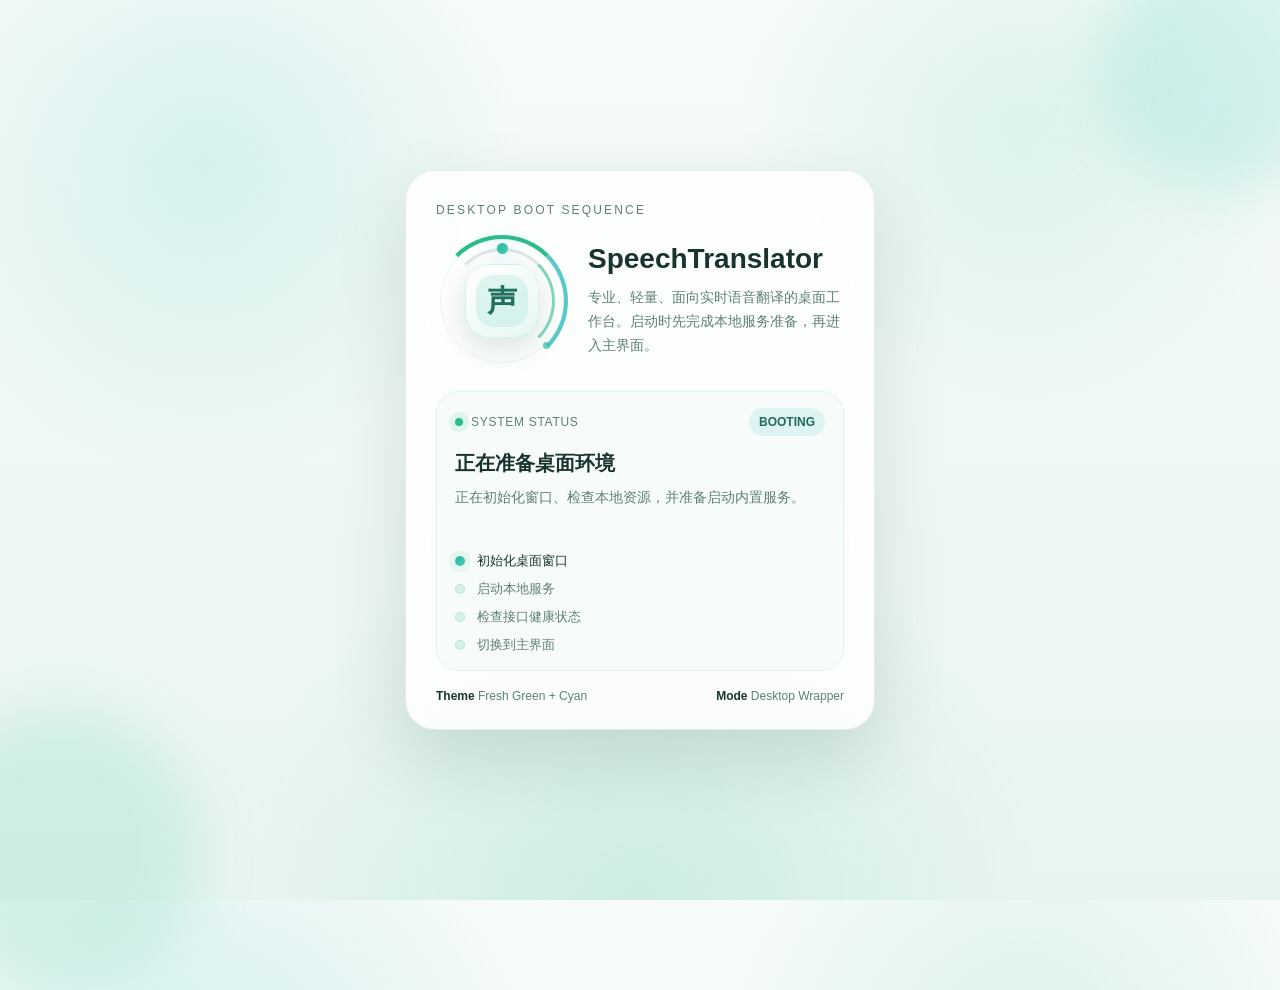
<file: desktop/assets/splash.html>
<!doctype html>
<html lang="zh-CN">
  <head>
    <meta charset="UTF-8" />
    <meta name="viewport" content="width=device-width, initial-scale=1.0" />
    <title>SpeechTranslator Loading</title>
    <style>
      :root {
        color-scheme: light;
        --bg-top: #f6fbf8;
        --bg-bottom: #e8f5ef;
        --panel: rgba(255, 255, 255, 0.84);
        --panel-border: rgba(78, 167, 148, 0.16);
        --text: #19342e;
        --muted: #5f7f77;
        --accent: #2cbc8c;
        --accent-2: #49c5c7;
        --accent-soft: rgba(73, 197, 199, 0.14);
        --ring-track: rgba(44, 188, 140, 0.12);
        --ok: #1b9b77;
        --error: #d35e67;
        --shadow: 0 28px 72px rgba(20, 57, 47, 0.14);
      }

      * {
        box-sizing: border-box;
      }

      body {
        margin: 0;
        min-height: 100vh;
        overflow: hidden;
        background:
          radial-gradient(circle at 16% 18%, rgba(73, 197, 199, 0.18), transparent 24%),
          radial-gradient(circle at 80% 14%, rgba(44, 188, 140, 0.12), transparent 22%),
          radial-gradient(circle at 50% 100%, rgba(44, 188, 140, 0.14), transparent 36%),
          linear-gradient(180deg, var(--bg-top) 0%, var(--bg-bottom) 100%);
        font-family: "Noto Sans SC", "Microsoft YaHei UI", sans-serif;
        color: var(--text);
      }

      .noise,
      .glow {
        position: absolute;
        inset: 0;
        pointer-events: none;
      }

      .noise {
        opacity: 0.12;
        background-image:
          linear-gradient(rgba(255, 255, 255, 0.3) 1px, transparent 1px),
          linear-gradient(90deg, rgba(255, 255, 255, 0.3) 1px, transparent 1px);
        background-size: 22px 22px;
        mask-image: radial-gradient(circle at center, rgba(0, 0, 0, 0.7), transparent 78%);
      }

      .glow::before,
      .glow::after {
        content: "";
        position: absolute;
        border-radius: 999px;
        filter: blur(28px);
      }

      .glow::before {
        width: 240px;
        height: 240px;
        top: -50px;
        right: -60px;
        background: rgba(73, 197, 199, 0.18);
      }

      .glow::after {
        width: 280px;
        height: 280px;
        left: -80px;
        bottom: -90px;
        background: rgba(44, 188, 140, 0.14);
      }

      .shell {
        position: relative;
        min-height: 100vh;
        display: grid;
        place-items: center;
        padding: 28px;
      }

      .card {
        position: relative;
        width: min(92vw, 470px);
        padding: 32px 30px 26px;
        border-radius: 30px;
        background: var(--panel);
        border: 1px solid var(--panel-border);
        box-shadow: var(--shadow);
        backdrop-filter: blur(18px);
      }

      .eyebrow {
        margin: 0 0 18px;
        font-size: 12px;
        letter-spacing: 0.18em;
        text-transform: uppercase;
        color: var(--muted);
      }

      .hero {
        display: grid;
        grid-template-columns: 132px minmax(0, 1fr);
        align-items: center;
        gap: 20px;
      }

      .orbital {
        position: relative;
        width: 132px;
        height: 132px;
        display: grid;
        place-items: center;
      }

      .ring-track,
      .ring-arc,
      .orbit-dot {
        position: absolute;
        inset: 0;
        border-radius: 50%;
      }

      .ring-track {
        border: 1px solid var(--ring-track);
        transform: scale(0.94);
      }

      .ring-arc {
        border: 4px solid transparent;
        border-top-color: var(--accent);
        border-right-color: rgba(73, 197, 199, 0.92);
        animation: spin 2.4s linear infinite;
      }

      .ring-arc.secondary {
        inset: 13px;
        border-width: 3px;
        border-top-color: rgba(25, 52, 46, 0.12);
        border-right-color: rgba(44, 188, 140, 0.58);
        animation-duration: 3.4s;
        animation-direction: reverse;
      }

      .orbit-dot::before,
      .orbit-dot::after {
        content: "";
        position: absolute;
        border-radius: 999px;
        background: linear-gradient(135deg, var(--accent), var(--accent-2));
      }

      .orbit-dot::before {
        width: 11px;
        height: 11px;
        top: 8px;
        left: calc(50% - 5.5px);
        box-shadow: 0 0 18px rgba(73, 197, 199, 0.45);
      }

      .orbit-dot::after {
        width: 7px;
        height: 7px;
        right: 18px;
        bottom: 18px;
        opacity: 0.75;
      }

      .core {
        position: relative;
        width: 74px;
        height: 74px;
        border-radius: 24px;
        display: grid;
        place-items: center;
        background:
          linear-gradient(145deg, rgba(255, 255, 255, 0.92), rgba(228, 246, 240, 0.92));
        border: 1px solid rgba(44, 188, 140, 0.14);
        box-shadow:
          inset 0 1px 0 rgba(255, 255, 255, 0.8),
          0 10px 28px rgba(24, 65, 55, 0.14);
      }

      .core::before {
        content: "";
        position: absolute;
        inset: 10px;
        border-radius: 18px;
        background: linear-gradient(135deg, var(--accent), var(--accent-2));
        opacity: 0.14;
      }

      .core span {
        position: relative;
        font-size: 30px;
        font-weight: 700;
        color: #1f6f5e;
      }

      .copy h1 {
        margin: 0;
        font-size: 28px;
        line-height: 1.1;
      }

      .copy p {
        margin: 10px 0 0;
        color: var(--muted);
        line-height: 1.72;
        font-size: 14px;
      }

      .status-panel {
        margin-top: 24px;
        padding: 16px 18px;
        border-radius: 22px;
        background: rgba(246, 252, 249, 0.84);
        border: 1px solid rgba(44, 188, 140, 0.12);
      }

      .status-top {
        display: flex;
        align-items: center;
        justify-content: space-between;
        gap: 16px;
      }

      .status-label {
        display: inline-flex;
        align-items: center;
        gap: 8px;
        font-size: 12px;
        color: var(--muted);
        letter-spacing: 0.06em;
        text-transform: uppercase;
      }

      .status-label::before {
        content: "";
        width: 8px;
        height: 8px;
        border-radius: 50%;
        background: var(--accent);
        box-shadow: 0 0 0 6px rgba(44, 188, 140, 0.12);
        animation: pulse 1.8s infinite ease-in-out;
      }

      .phase-badge {
        padding: 7px 10px;
        border-radius: 999px;
        background: var(--accent-soft);
        color: #216b61;
        font-size: 12px;
        font-weight: 600;
      }

      .status-title {
        margin: 14px 0 0;
        font-size: 20px;
        line-height: 1.35;
      }

      .status-detail {
        margin: 8px 0 0;
        color: var(--muted);
        font-size: 14px;
        line-height: 1.75;
        min-height: 3.5em;
      }

      .steps {
        display: grid;
        gap: 10px;
        margin-top: 18px;
      }

      .step {
        display: flex;
        align-items: center;
        gap: 12px;
        color: var(--muted);
        font-size: 13px;
      }

      .step-dot {
        width: 10px;
        height: 10px;
        border-radius: 50%;
        background: rgba(44, 188, 140, 0.16);
        border: 1px solid rgba(44, 188, 140, 0.2);
      }

      .step.active {
        color: var(--text);
      }

      .step.active .step-dot {
        background: linear-gradient(135deg, var(--accent), var(--accent-2));
        border-color: transparent;
        box-shadow: 0 0 0 6px rgba(44, 188, 140, 0.08);
      }

      .step.done .step-dot {
        background: var(--ok);
        border-color: var(--ok);
      }

      .error-banner {
        display: none;
        margin-top: 16px;
        padding: 14px 16px;
        border-radius: 18px;
        background: rgba(211, 94, 103, 0.08);
        border: 1px solid rgba(211, 94, 103, 0.16);
        color: #8e3540;
        font-size: 13px;
        line-height: 1.7;
        white-space: pre-wrap;
      }

      body.error .error-banner {
        display: block;
      }

      body.error .status-label::before {
        background: var(--error);
        box-shadow: 0 0 0 6px rgba(211, 94, 103, 0.12);
        animation: none;
      }

      body.error .phase-badge {
        background: rgba(211, 94, 103, 0.1);
        color: #9f4752;
      }

      body.ready .phase-badge {
        background: rgba(27, 155, 119, 0.12);
        color: #1b7f63;
      }

      .footer {
        margin-top: 18px;
        display: flex;
        justify-content: space-between;
        gap: 16px;
        color: var(--muted);
        font-size: 12px;
      }

      .footer strong {
        color: var(--text);
        font-weight: 600;
      }

      @keyframes spin {
        from {
          transform: rotate(0deg);
        }
        to {
          transform: rotate(360deg);
        }
      }

      @keyframes pulse {
        0%,
        100% {
          transform: scale(0.95);
          opacity: 0.7;
        }
        50% {
          transform: scale(1.08);
          opacity: 1;
        }
      }

      @media (max-width: 560px) {
        .card {
          padding: 26px 22px 24px;
        }

        .hero {
          grid-template-columns: 1fr;
          justify-items: center;
          text-align: center;
        }

        .footer {
          flex-direction: column;
        }
      }
    </style>
  </head>
  <body>
    <div class="glow"></div>
    <div class="noise"></div>
    <div class="shell">
      <main class="card">
        <p class="eyebrow">Desktop Boot Sequence</p>

        <section class="hero">
          <div class="orbital" aria-hidden="true">
            <div class="ring-track"></div>
            <div class="ring-arc"></div>
            <div class="ring-arc secondary"></div>
            <div class="orbit-dot"></div>
            <div class="core"><span>声</span></div>
          </div>

          <div class="copy">
            <h1>SpeechTranslator</h1>
            <p>
              专业、轻量、面向实时语音翻译的桌面工作台。启动时先完成本地服务准备，再进入主界面。
            </p>
          </div>
        </section>

        <section class="status-panel">
          <div class="status-top">
            <div class="status-label">System Status</div>
            <div class="phase-badge" id="phase-badge">BOOTING</div>
          </div>

          <h2 class="status-title" id="status-title">正在准备桌面环境</h2>
          <p class="status-detail" id="status-detail">
            正在初始化窗口、检查本地资源，并准备启动内置服务。
          </p>

          <div class="steps" id="step-list">
            <div class="step active" data-step="bootstrap">
              <span class="step-dot"></span>
              <span>初始化桌面窗口</span>
            </div>
            <div class="step" data-step="server">
              <span class="step-dot"></span>
              <span>启动本地服务</span>
            </div>
            <div class="step" data-step="health">
              <span class="step-dot"></span>
              <span>检查接口健康状态</span>
            </div>
            <div class="step" data-step="ready">
              <span class="step-dot"></span>
              <span>切换到主界面</span>
            </div>
          </div>

          <div class="error-banner" id="error-banner"></div>
        </section>

        <div class="footer">
          <span><strong>Theme</strong> Fresh Green + Cyan</span>
          <span><strong>Mode</strong> Desktop Wrapper</span>
        </div>
      </main>
    </div>

    <script>
      const stepOrder = ["bootstrap", "server", "health", "ready"];

      function updateSteps(activeStep, isError) {
        document.querySelectorAll("[data-step]").forEach((node) => {
          const step = node.getAttribute("data-step");
          const activeIndex = stepOrder.indexOf(activeStep);
          const stepIndex = stepOrder.indexOf(step);

          node.classList.remove("active", "done");

          if (isError) {
            if (stepIndex < activeIndex) {
              node.classList.add("done");
            } else if (stepIndex === activeIndex) {
              node.classList.add("active");
            }
            return;
          }

          if (stepIndex < activeIndex) {
            node.classList.add("done");
          } else if (stepIndex === activeIndex) {
            node.classList.add("active");
          }
        });
      }

      window.updateSplashState = function updateSplashState(payload) {
        const state = payload || {};
        const step = state.step || "bootstrap";
        const mode = state.mode || "booting";

        document.body.classList.toggle("error", mode === "error");
        document.body.classList.toggle("ready", mode === "ready");

        document.getElementById("phase-badge").textContent = (state.badge || "BOOTING").toUpperCase();
        document.getElementById("status-title").textContent = state.title || "正在准备桌面环境";
        document.getElementById("status-detail").textContent =
          state.detail || "正在初始化窗口、检查本地资源，并准备启动内置服务。";

        const errorBanner = document.getElementById("error-banner");
        errorBanner.textContent = state.error || "";

        updateSteps(step, mode === "error");
      };
    </script>
  </body>
</html>
</file>
